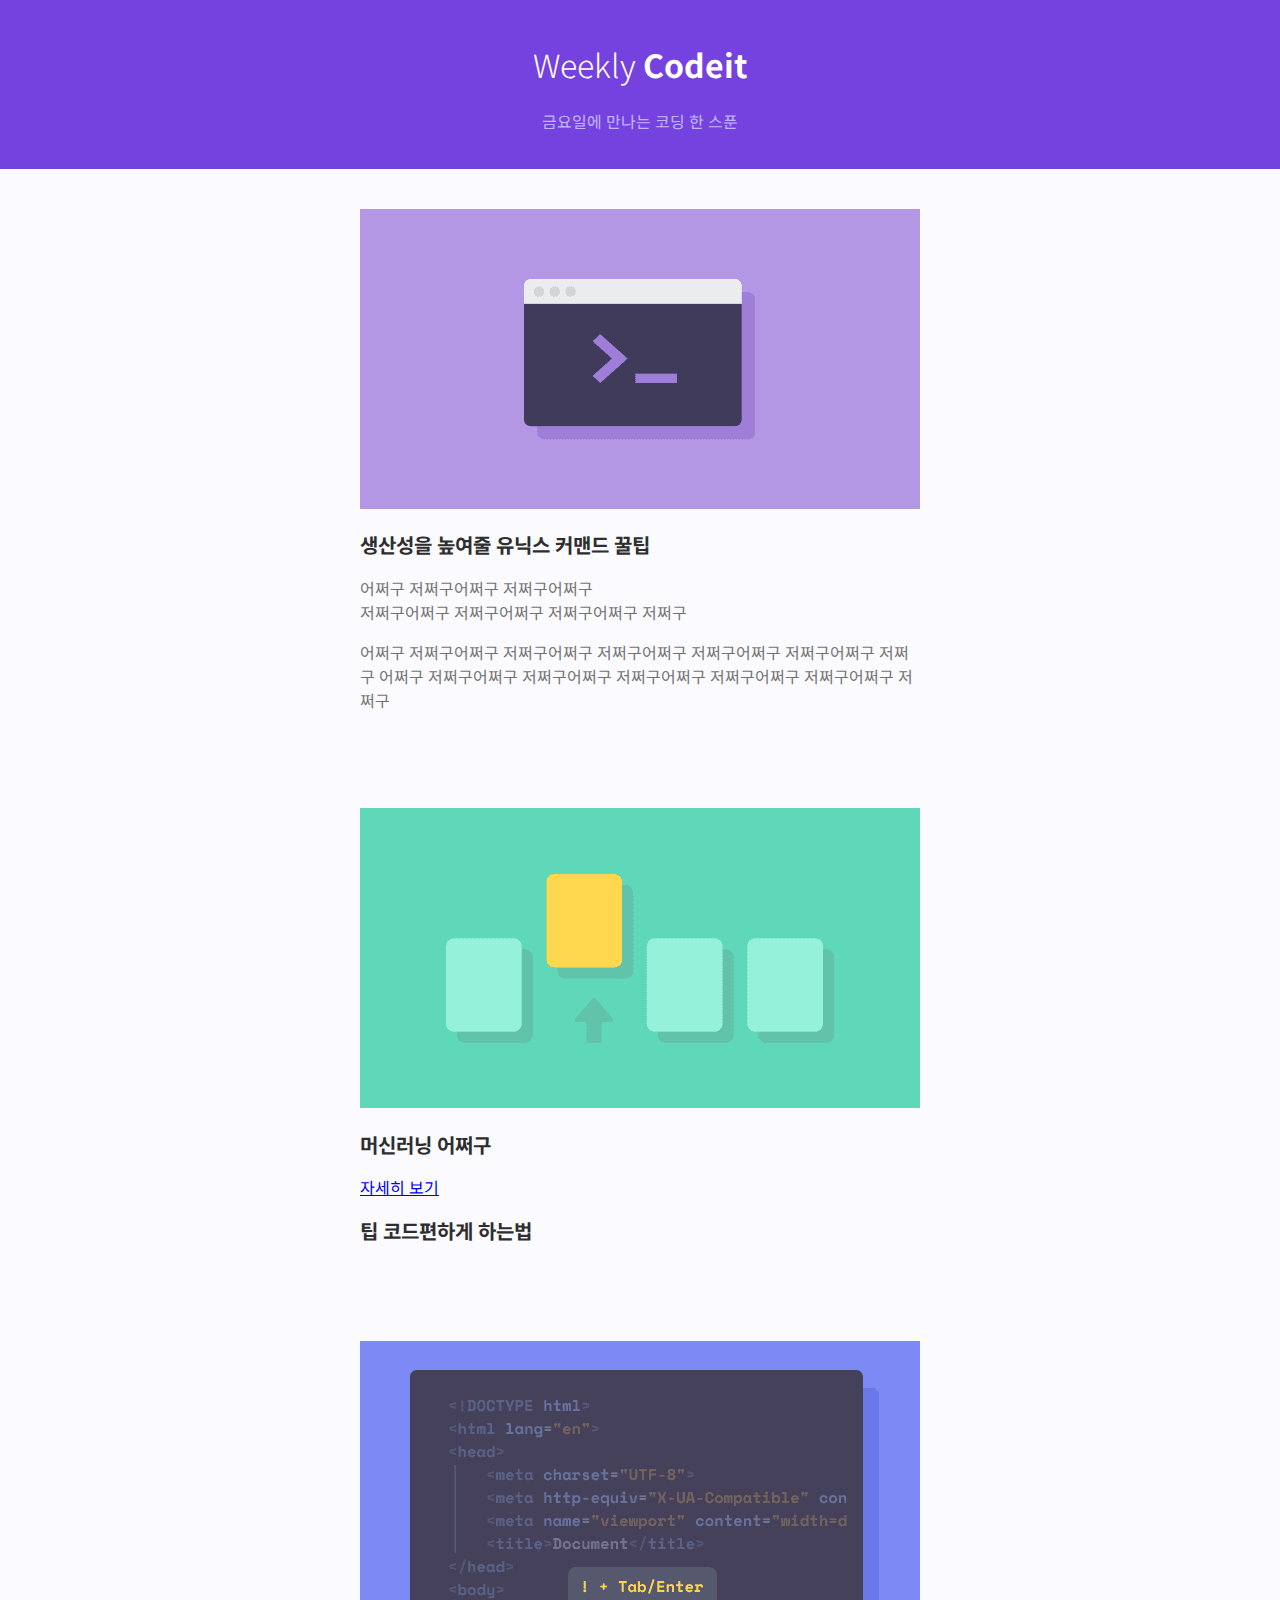
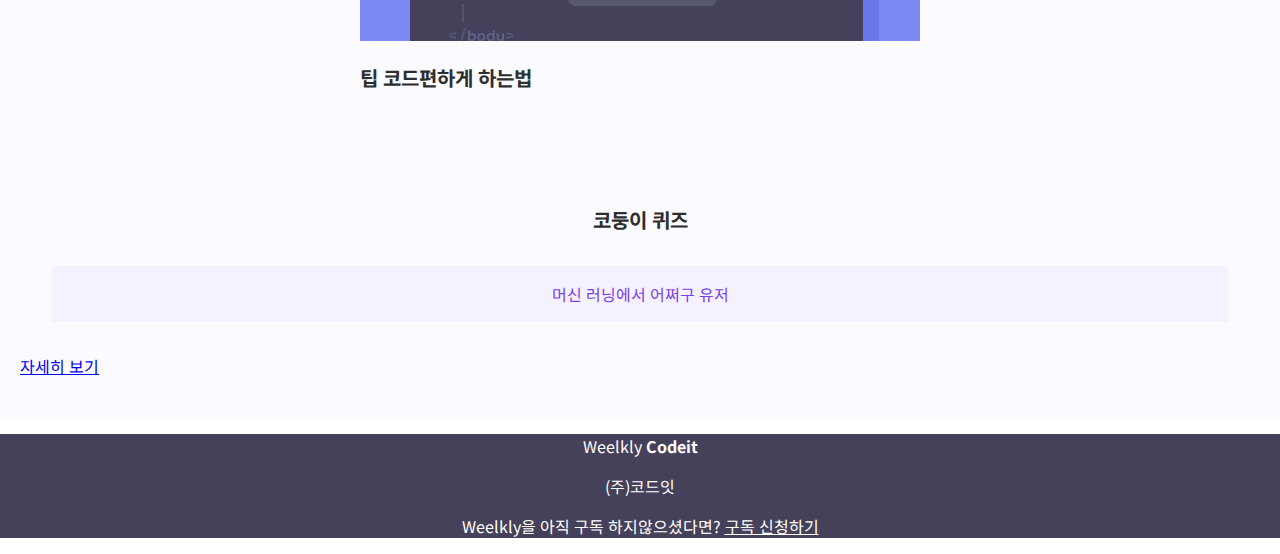
<file: index.html>
<!DOCTYPE html>
<html>
  <head>
    <title>Weekly Codeit</title>
    <meta charset="utf-8" />
    <link rel="preconnect" href="https://fonts.googleapis.com" />
    <link rel="preconnect" href="https://fonts.gstatic.com" crossorigin />
    <link
      href="https://fonts.googleapis.com/css2?family=IBM+Plex+Sans+KR:wght@200;400;500&family=Noto+Sans+KR:wght@400;700&display=swap"
      rel="stylesheet"
    />
  </head>
  <body style="color: #737373; font-family: 'Noto Sans KR', sans-serif; margin: 0;">
    <!-- 글꼴 첫번째꺼 없으면 두번째 글꼴로 적용, 없으면 세번째꺼... -->
    <div style="background-color: #7542e0; text-align: center; padding: 20px">
      <h1 style="color: #ffffff; font-weight: 300">Weekly <span style="font-weight: 700">Codeit</span></h1>
      <p style="color: #c1b7ff">금요일에 만나는 코딩 한 스푼</p>
    </div>
    <div style="background-color: #fbfbff">
      <div style="padding: 40px 20px">
        <div style="width: 560px; margin: 0 auto;">
          <img src="thumbnail-unix.png" style="width: 100%" />
          <h2 style="color: #2e2e2e; font-size: 20px">생산성을 높여줄 유닉스 커맨드 꿀팁</h2>
          <p>어쩌구 저쩌구어쩌구 저쩌구어쩌구 <br />저쩌구어쩌구 저쩌구어쩌구 저쩌구어쩌구 저쩌구</p>
          <p>
            어쩌구 저쩌구어쩌구 저쩌구어쩌구 저쩌구어쩌구 저쩌구어쩌구 저쩌구어쩌구 저쩌구 어쩌구 저쩌구어쩌구
            저쩌구어쩌구 저쩌구어쩌구 저쩌구어쩌구 저쩌구어쩌구 저쩌구
          </p>
        </div>
      </div>
    </div>

    <div style="background-color: #fbfbff; padding: 40px 20px;">
        <div style="width: 560px; margin: 0 auto;">
          <img src="thumbnail-machine-learning.png" style="width: 100%" />
          <h2 style="color: #2e2e2e; font-size: 20px">머신러닝 어쩌구</h2>
          <a href="https://codeit.kr">자세히 보기</a>
          <h2 style="color: #2e2e2e; font-size: 20px">팁 코드편하게 하는법</h2>
        </div>
      </div>
    </div>
    <div>
      <div style="background-color: #fbfbff; padding: 40px 20px;">
      <div style="width: 560px; margin: 0 auto;">
        <img src="thumbnail-emmet.png" style="width: 100%" />
        <h2 style="color: #2e2e2e; font-size: 20px">팁 코드편하게 하는법</h2>
      </div>
      </div>
    </div>
    <div style="background-color: #fbfbff; padding: 40px 20px;">
      <div style="text-align: center">
        <h2 style="color: #2e2e2e; font-size: 20px">코둥이 퀴즈</h2>
      <p style="background-color: #f6f1ff; color: #7844e8; padding: 16px; margin: 32px;">머신 러닝에서 어쩌구 유저</p>
      </div>
      <a href="https://codeit.kr">자세히 보기</a>
    </div>
    <div style="background-color: #46415a; color: #ffffff; text-align: center">
      <p>Weelkly <span style="font-weight: 700">Codeit</span></p>
      <p>(주)코드잇</p>
      <p>Weelkly을 아직 구독 하지않으셨다면? <a href="subscribe.html" style="color: #ffffff;">구독 신청하기</a></p>
    </div>
  </body>
</html>
</file>
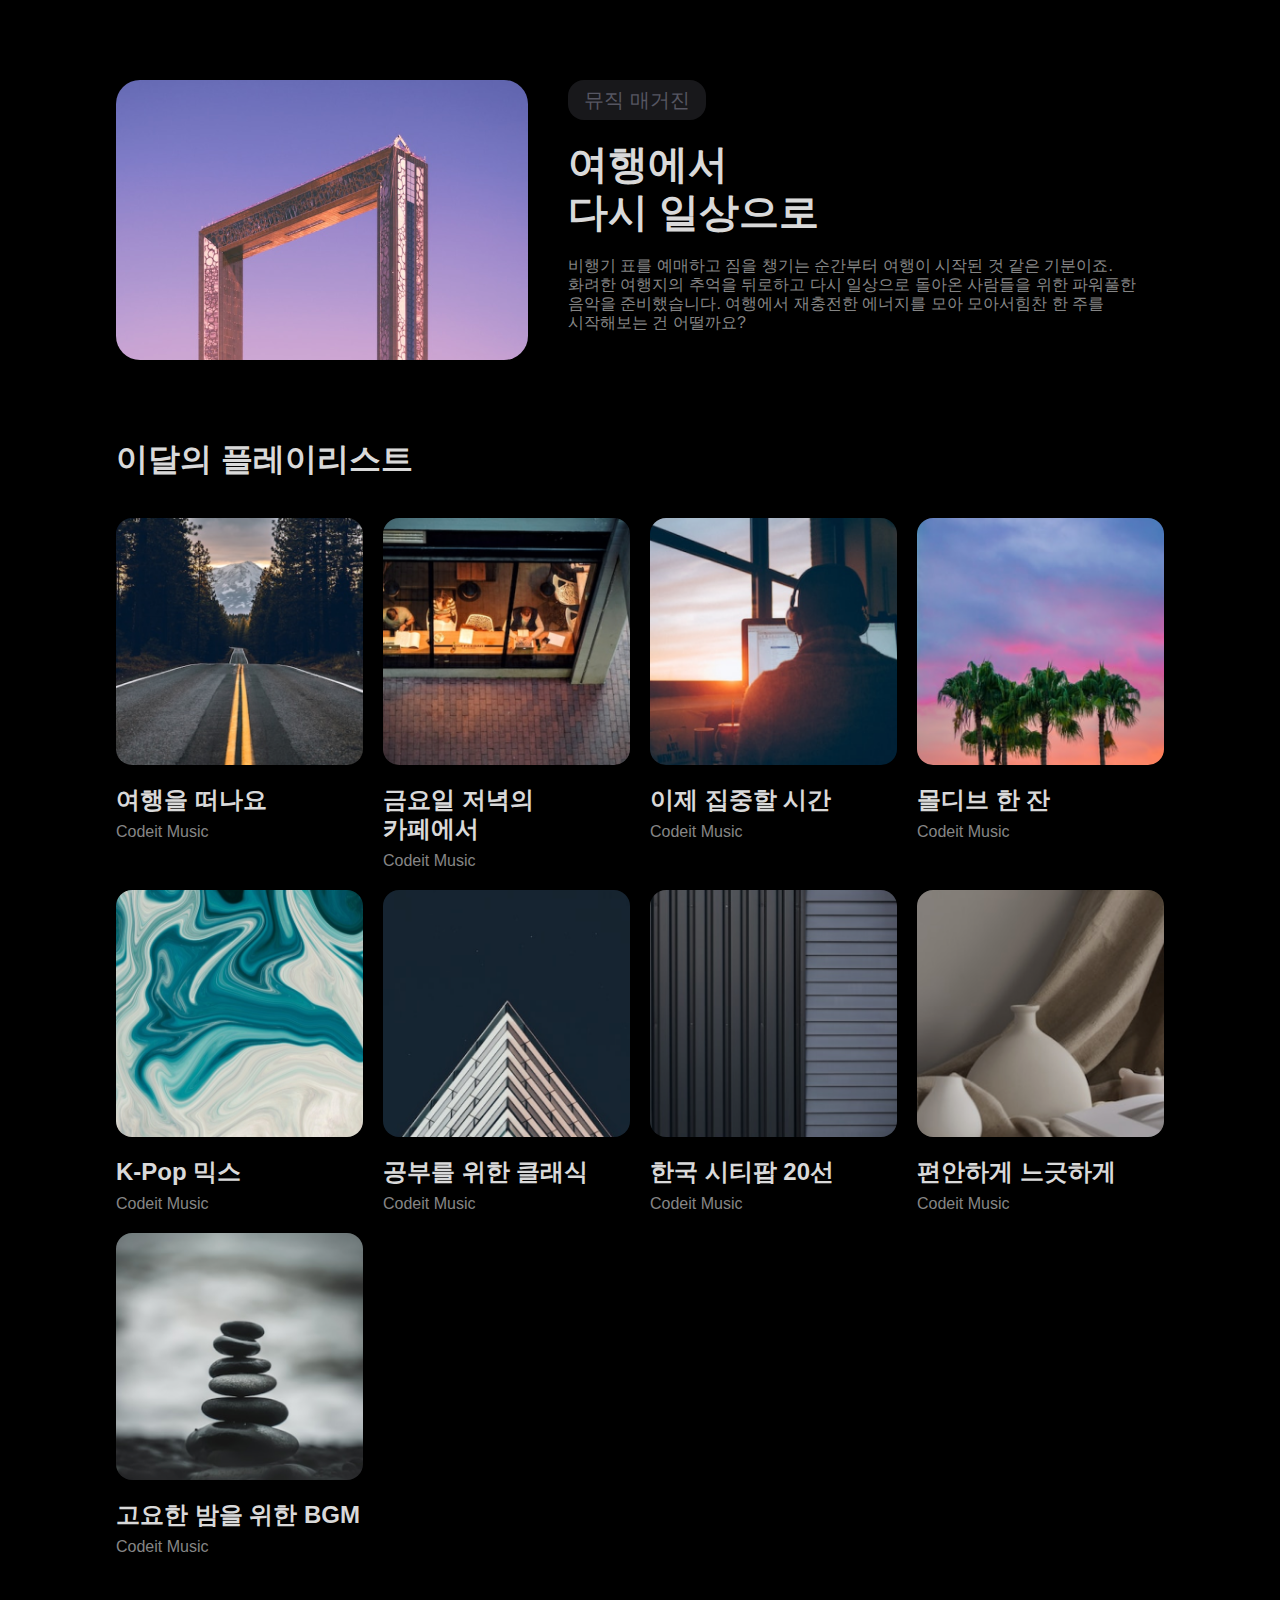
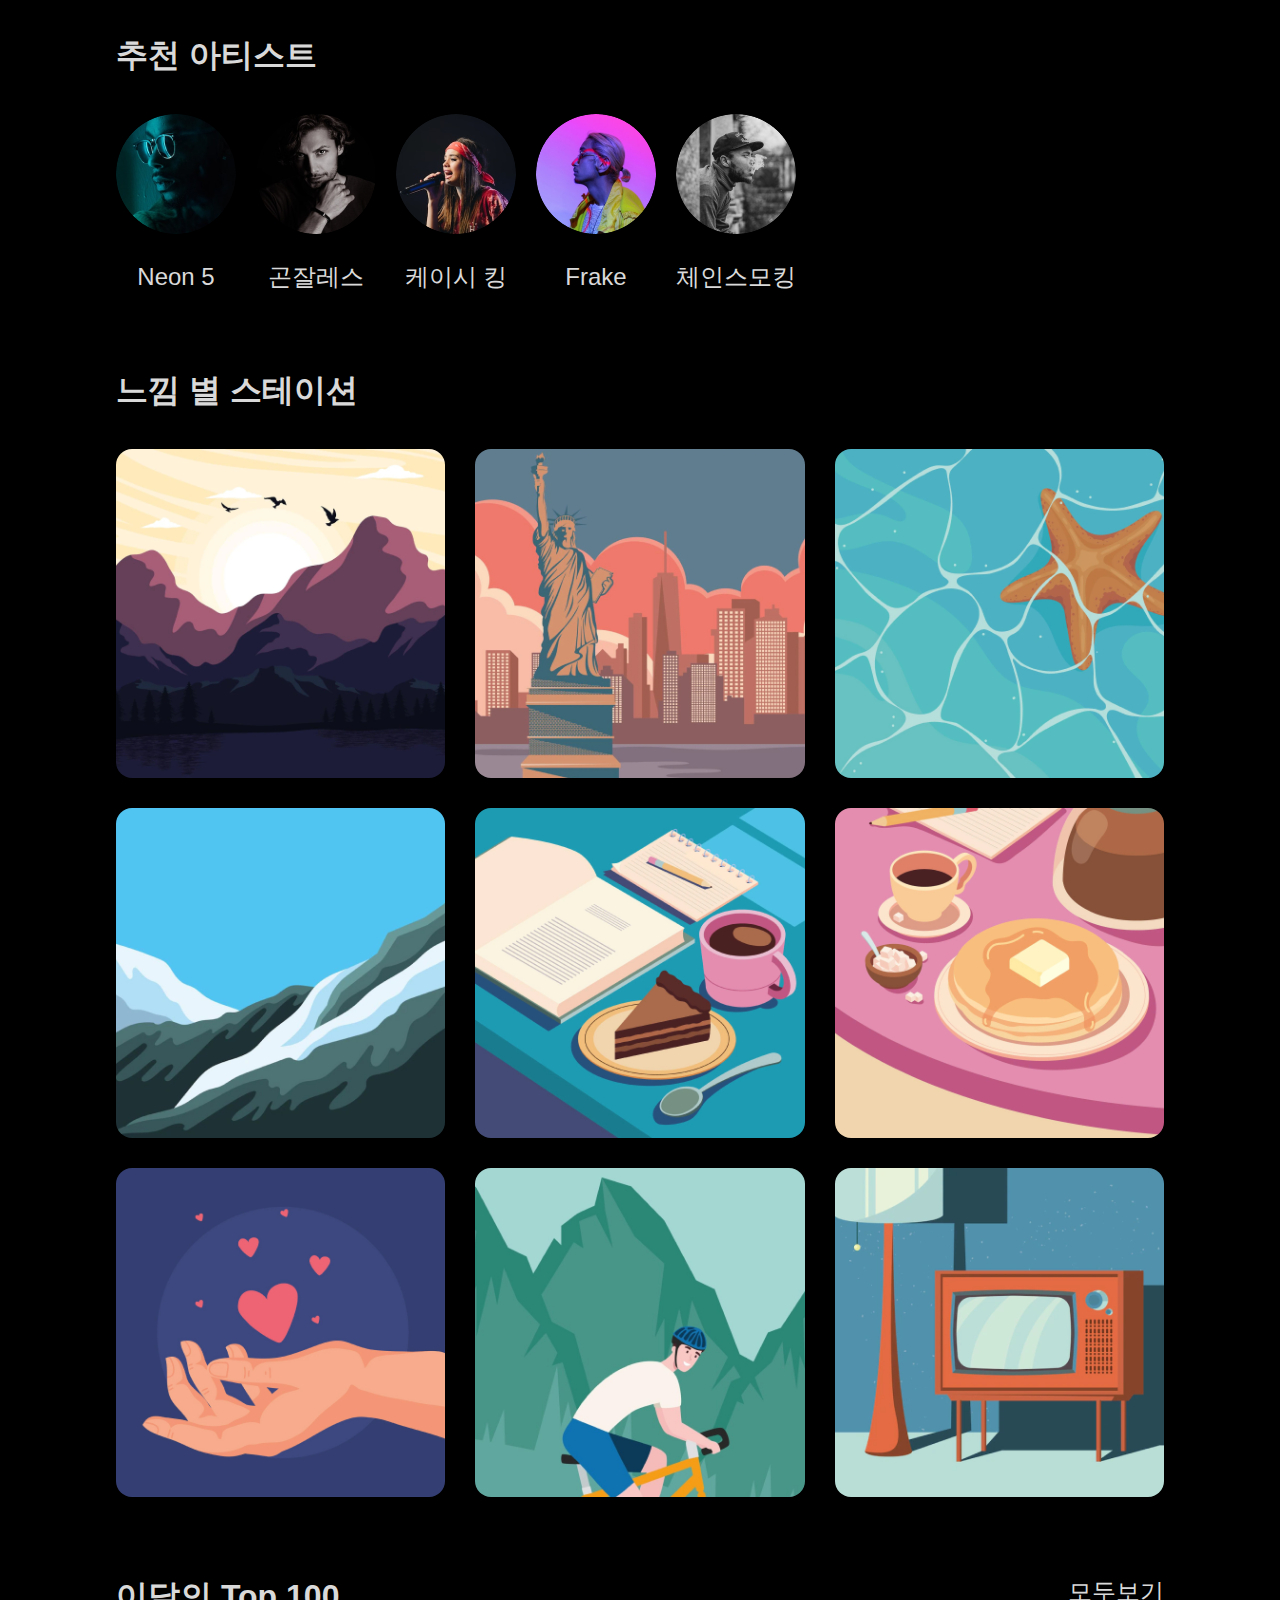
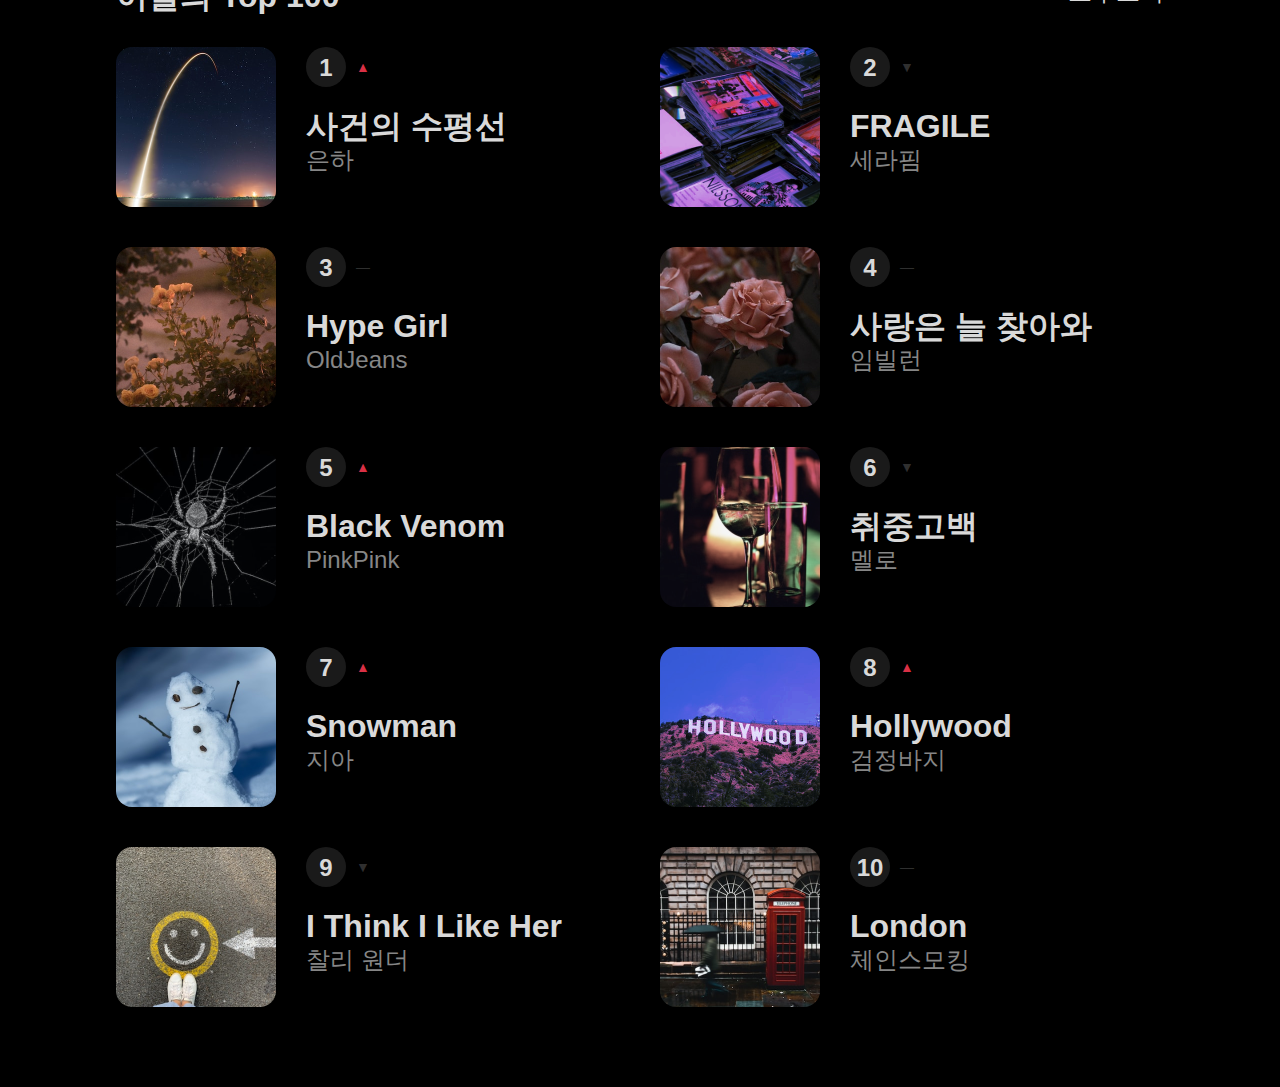
<file: 11-26-css-practice02/index.html>
<!DOCTYPE html>
<html lang="ko">
  <head>
    <meta charset="utf-8" />
    <title>Codeit Music - Magazine</title>
    <link rel="preconnect" href="https://fonts.googleapis.com" />
    <link rel="preconnect" href="https://fonts.gstatic.com" crossorigin />
    <link
      href="https://fonts.googleapis.com/css2?family=Noto+Sans+KR:wght@400;700&family=Poppins:wght@400;700&display=swap"
      rel="stylesheet"
    />
    <link rel="stylesheet" href="style.css" />
  </head>
  <body>
    <main>
      <section class="featured">
        <img class="featured-thumb" src="images/img_main_banner.png" alt="두바이 프레임 풍경 사진" />
        <div class="featured-script">
          <div class="featured-tag">뮤직 매거진</div>
          <h2 class="featured-title">
            여행에서<br />
            다시 일상으로
          </h2>
          <p class="featured-description">
            비행기 표를 예매하고 짐을 챙기는 순간부터 여행이 시작된 것 같은 기분이죠. 화려한 여행지의 추억을 뒤로하고
            다시 일상으로 돌아온 사람들을 위한 파워풀한 음악을 준비했습니다. 여행에서 재충전한 에너지를 모아 모아서힘찬
            한 주를 시작해보는 건 어떨까요?
          </p>
        </div>
      </section>
      <section>
        <h2 class="section-title">이달의 플레이리스트</h2>
        <div class="playlists">
          <div class="playlist">
            <img class="playlist-thumb" src="images/img_playlist_1.png" />
            <div class="playlist-title">여행을 떠나요</div>
            <div class="playlist-artist">Codeit Music</div>
          </div>
          <div class="playlist">
            <img class="playlist-thumb" src="images/img_playlist_2.png" />
            <div class="playlist-title">금요일 저녁의 카페에서</div>
            <div class="playlist-artist">Codeit Music</div>
          </div>
          <div class="playlist">
            <img class="playlist-thumb" src="images/img_playlist_3.png" />
            <div class="playlist-title">이제 집중할 시간</div>
            <div class="playlist-artist">Codeit Music</div>
          </div>
          <div class="playlist">
            <img class="playlist-thumb" src="images/img_playlist_4.png" />
            <div class="playlist-title">몰디브 한 잔</div>
            <div class="playlist-artist">Codeit Music</div>
          </div>
          <div class="playlist">
            <img class="playlist-thumb" src="images/img_playlist_5.png" />
            <div class="playlist-title">K-Pop 믹스</div>
            <div class="playlist-artist">Codeit Music</div>
          </div>
          <div class="playlist">
            <img class="playlist-thumb" src="images/img_playlist_6.png" />
            <div class="playlist-title">공부를 위한 클래식</div>
            <div class="playlist-artist">Codeit Music</div>
          </div>
          <div class="playlist">
            <img class="playlist-thumb" src="images/img_playlist_7.png" />
            <div class="playlist-title">한국 시티팝 20선</div>
            <div class="playlist-artist">Codeit Music</div>
          </div>
          <div class="playlist">
            <img class="playlist-thumb" src="images/img_playlist_8.png" />
            <div class="playlist-title">편안하게 느긋하게</div>
            <div class="playlist-artist">Codeit Music</div>
          </div>
          <div class="playlist">
            <img class="playlist-thumb" src="images/img_playlist_9.png" />
            <div class="playlist-title">고요한 밤을 위한 BGM</div>
            <div class="playlist-artist">Codeit Music</div>
          </div>
        </div>
      </section>
      <section>
        <h2 class="section-title">추천 아티스트</h2>
        <div class="artists">
          <div class="artist">
            <img class="artist-profile" src="images/img_artist_1.png" />
            <div class="artist-name">Neon 5</div>
          </div>
          <div class="artist">
            <img class="artist-profile" src="images/img_artist_2.png" />
            <div class="artist-name">곤잘레스</div>
          </div>
          <div class="artist">
            <img class="artist-profile" src="images/img_artist_3.png" />
            <div class="artist-name">케이시 킹</div>
          </div>
          <div class="artist">
            <img class="artist-profile" src="images/img_artist_4.png" />
            <div class="artist-name">Frake</div>
          </div>
          <div class="artist">
            <img class="artist-profile" src="images/img_artist_5.png" />
            <div class="artist-name">체인스모킹</div>
          </div>
        </div>
      </section>
      <section>
        <h2 class="section-title">느낌 별 스테이션</h2>
        <div class="stations">
          <img class="station" src="images/img_station_1.png" />
          <img class="station" src="images/img_station_2.png" />
          <img class="station" src="images/img_station_3.png" />
          <img class="station" src="images/img_station_4.png" />
          <img class="station" src="images/img_station_5.png" />
          <img class="station" src="images/img_station_6.png" />
          <img class="station" src="images/img_station_7.png" />
          <img class="station" src="images/img_station_8.png" />
          <img class="station" src="images/img_station_9.png" />
        </div>
      </section>
      <section>
        <div class="charts-header">
          <h2 class="section-title charts-title">이달의 Top 100</h2>
          <a class="charts-see-all" href="#"> 모두보기 </a>
        </div>
        <ol class="charts">
          <li class="chart">
            <img class="chart-cover" src="images/img_chart_1.png" alt="사건의 수평선" />
            <div class="chart-info">
              <div class="chart-rank">
                <div class="chart-number">1<br /></div>
                <span class="chart-change up">▲</span>
              </div>
              <div>
                <div class="chart-title">사건의 수평선</div>
                <div class="chart-artist">은하</div>
              </div>
            </div>
          </li>
          <li class="chart">
            <img class="chart-cover" src="images/img_chart_2.png" alt="FRAGILE" />
            <div class="chart-info">
              <div class="chart-rank">
                <div class="chart-number">2<br /></div>
                <span class="chart-change down">▼</span>
              </div>
              <div>
                <div class="chart-title">FRAGILE</div>
                <div class="chart-artist">세라핌</div>
              </div>
            </div>
          </li>
          <li class="chart">
            <img class="chart-cover" src="images/img_chart_3.png" alt="Hype Girl" />
            <div class="chart-info">
              <div class="chart-rank">
                <div class="chart-number">3<br /></div>
                <span class="chart-change">―</span>
              </div>
              <div>
                <div class="chart-title">Hype Girl</div>
                <div class="chart-artist">OldJeans</div>
              </div>
            </div>
          </li>
          <li class="chart">
            <img class="chart-cover" src="images/img_chart_4.png" alt="사랑은 늘 찾아와" />
            <div class="chart-info">
              <div class="chart-rank">
                <div class="chart-number">4<br /></div>
                <span class="chart-change">―</span>
              </div>
              <div>
                <div class="chart-title">사랑은 늘 찾아와</div>
                <div class="chart-artist">임빌런</div>
              </div>
            </div>
          </li>
          <li class="chart">
            <img class="chart-cover" src="images/img_chart_5.png" alt="Black Venom" />
            <div class="chart-info">
              <div class="chart-rank">
                <div class="chart-number">5<br /></div>
                <span class="chart-change up">▲</span>
              </div>
              <div>
                <div class="chart-title">Black Venom</div>
                <div class="chart-artist">PinkPink</div>
              </div>
            </div>
          </li>
          <li class="chart">
            <img class="chart-cover" src="images/img_chart_6.png" alt="사건의 수평선" />
            <div class="chart-info">
              <div class="chart-rank">
                <div class="chart-number">6<br /></div>
                <span class="chart-change down">▼</span>
              </div>
              <div>
                <div class="chart-title">취중고백</div>
                <div class="chart-artist">멜로</div>
              </div>
            </div>
          </li>
          <li class="chart">
            <img class="chart-cover" src="images/img_chart_7.png" alt="Snowman" />
            <div class="chart-info">
              <div class="chart-rank">
                <div class="chart-number">7<br /></div>
                <span class="chart-change up">▲</span>
              </div>
              <div>
                <div class="chart-title">Snowman</div>
                <div class="chart-artist">지아</div>
              </div>
            </div>
          </li>
          <li class="chart">
            <img class="chart-cover" src="images/img_chart_8.png" alt="Hollywood" />
            <div class="chart-info">
              <div class="chart-rank">
                <div class="chart-number">8<br /></div>
                <span class="chart-change up">▲</span>
              </div>
              <div>
                <div class="chart-title">Hollywood</div>
                <div class="chart-artist">검정바지</div>
              </div>
            </div>
          </li>
          <li class="chart">
            <img class="chart-cover" src="images/img_chart_9.png" alt="I Think I Like Her" />
            <div class="chart-info">
              <div class="chart-rank">
                <div class="chart-number">9<br /></div>
                <span class="chart-change down">▼</span>
              </div>
              <div>
                <div class="chart-title">I Think I Like Her</div>
                <div class="chart-artist">찰리 원더</div>
              </div>
            </div>
          </li>
          <li class="chart">
            <img class="chart-cover" src="images/img_chart_10.png" alt="London" />
            <div class="chart-info">
              <div class="chart-rank">
                <div class="chart-number">10<br /></div>
                <span class="chart-change">―</span>
              </div>
              <div>
                <div class="chart-title">London</div>
                <div class="chart-artist">체인스모킹</div>
              </div>
            </div>
          </li>
        </ol>
      </section>
    </main>
  </body>
</html>
</file>
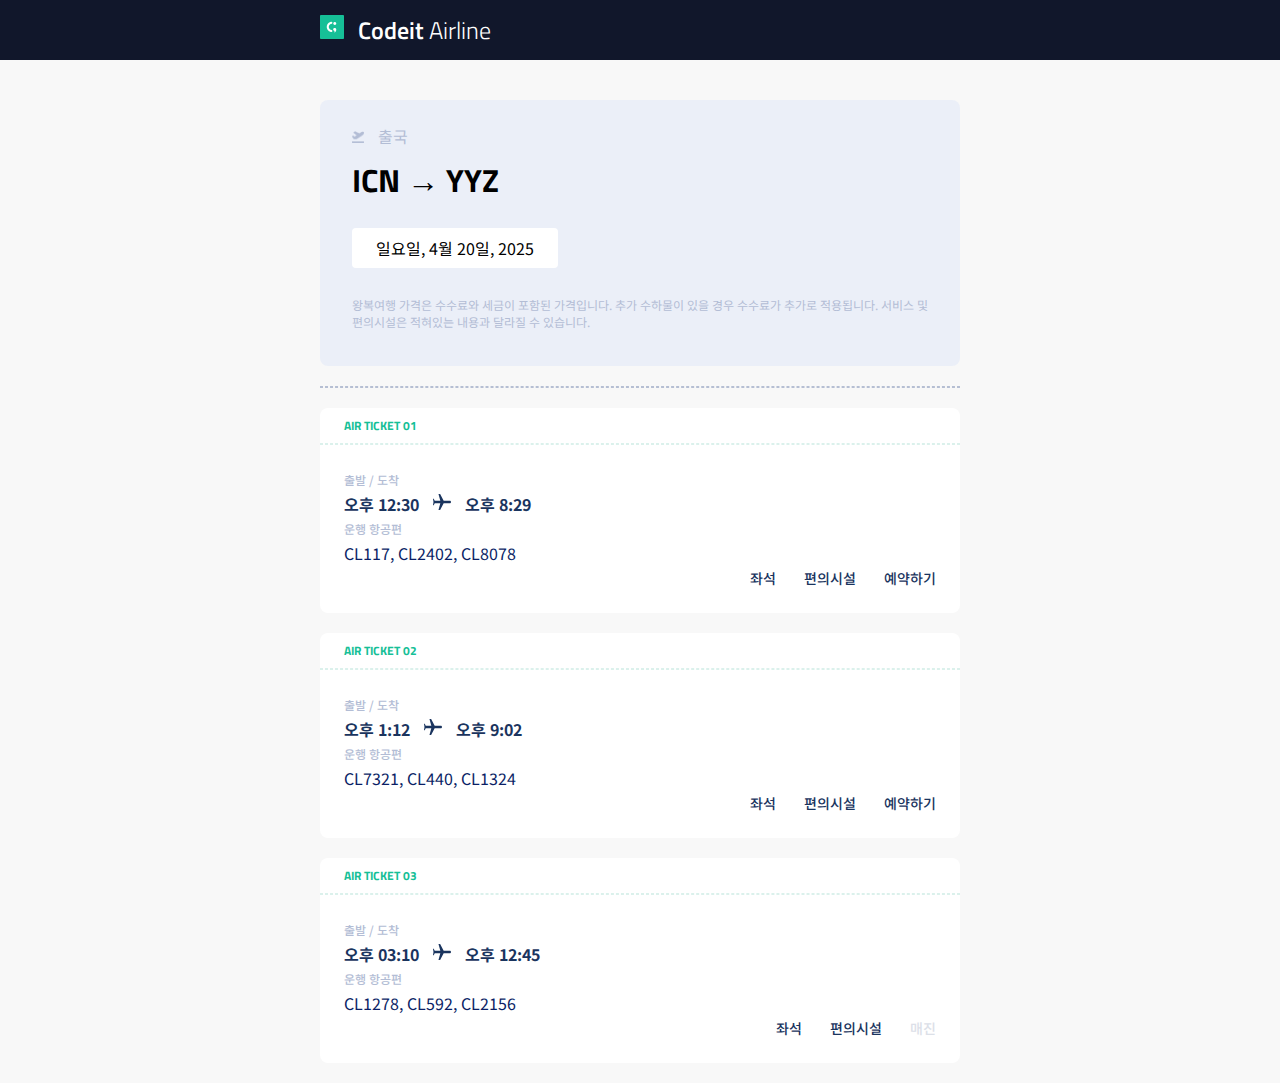
<file: 11.23-css/index.html>
<!DOCTYPE html>
<html>
  <head>
    <meta charset="utf-8" />
    <title>Codeit Airline</title>
    <link rel="preconnect" href="https://fonts.googleapis.com" />
    <link rel="preconnect" href="https://fonts.gstatic.com" crossorigin />
    <link
      href="https://fonts.googleapis.com/css2?family=Noto+Sans+KR:wght@400;700&family=Titillium+Web:wght@300;600&display=swap"
      rel="stylesheet"
    />
    <link rel="stylesheet" href="style.css" />
  </head>
  <body>
    <div class="header">
      <div class="header-container">
        <img id="header-logo" src="logo.png" />
        <div class="header-title"><span class="header-title-accent">Codeit</span> Airline</div>
      </div>
    </div>

    <div class="section-selected">
      <div class="depart-content">
        <img id="depart-img" src="depart.png" />
        <span class="depart-title"> 출국 </span>
      </div>
      <div class="journy-title">ICN → YYZ</div>
      <div class="depart-date">일요일, 4월 20일, 2025</div>
      <p class="journy-description">
        왕복여행 가격은 수수료와 세금이 포함된 가격입니다. 추가 수하물이 있을 경우 수수료가 추가로 적용됩니다. 서비스 및
        편의시설은 적혀있는 내용과 달라질 수 있습니다.
      </p>
    </div>

    <div class="underline"></div>

    <div class="section">
      <div class="ticket-title">AIR TICKET 01</div>
      <div class="underline-ticket"></div>
      <div class="departure-arrival-text">출발 / 도착</div>
      <div class="departure-arrival-contatiner">
        <span class="departure-time"> 오후 12:30 </span>
        <img id="airplane-image" src="airplane.svg" />
        <span class="arrival-time"> 오후 8:29 </span>
      </div>
      <div class="flight">운행 항공편</div>
      <div class="flight-list">CL117, CL2402, CL8078</div>
      <div class="nav">
        <a class="nav-menu" href="#">좌석</a>
        <a class="nav-menu" href="#">편의시설</a>
        <a class="nav-menu" href="#">예약하기</a>
      </div>
    </div>

    <div class="section">
      <div class="ticket-title">AIR TICKET 02</div>
      <div class="underline-ticket"></div>
      <div class="departure-arrival-text">출발 / 도착</div>
      <div class="departure-arrival-contatiner">
        <span class="departure-time"> 오후 1:12 </span>
        <img id="airplane-image" src="airplane.svg" />
        <span class="arrival-time"> 오후 9:02 </span>
      </div>
      <div class="flight">운행 항공편</div>
      <div class="flight-list">CL7321, CL440, CL1324</div>
      <div class="nav">
        <a class="nav-menu" href="#">좌석</a>
        <a class="nav-menu" href="#">편의시설</a>
        <a class="nav-menu" href="#">예약하기</a>
      </div>
    </div>

    <div class="section">
      <div class="ticket-title">AIR TICKET 03</div>
      <div class="underline-ticket"></div>
      <div class="departure-arrival-text">출발 / 도착</div>
      <div class="departure-arrival-contatiner">
        <span class="departure-time"> 오후 03:10 </span>
        <img id="airplane-image" src="airplane.svg" />
        <span class="arrival-time"> 오후 12:45 </span>
      </div>
      <div class="flight">운행 항공편</div>
      <div class="flight-list">CL1278, CL592, CL2156</div>
      <div class="nav">
        <a class="nav-menu" href="#">좌석</a>
        <a class="nav-menu" href="#">편의시설</a>
        <a class="nav-menu soldout" href="#">매진</a>
      </div>
    </div>
  </body>
</html>
</file>
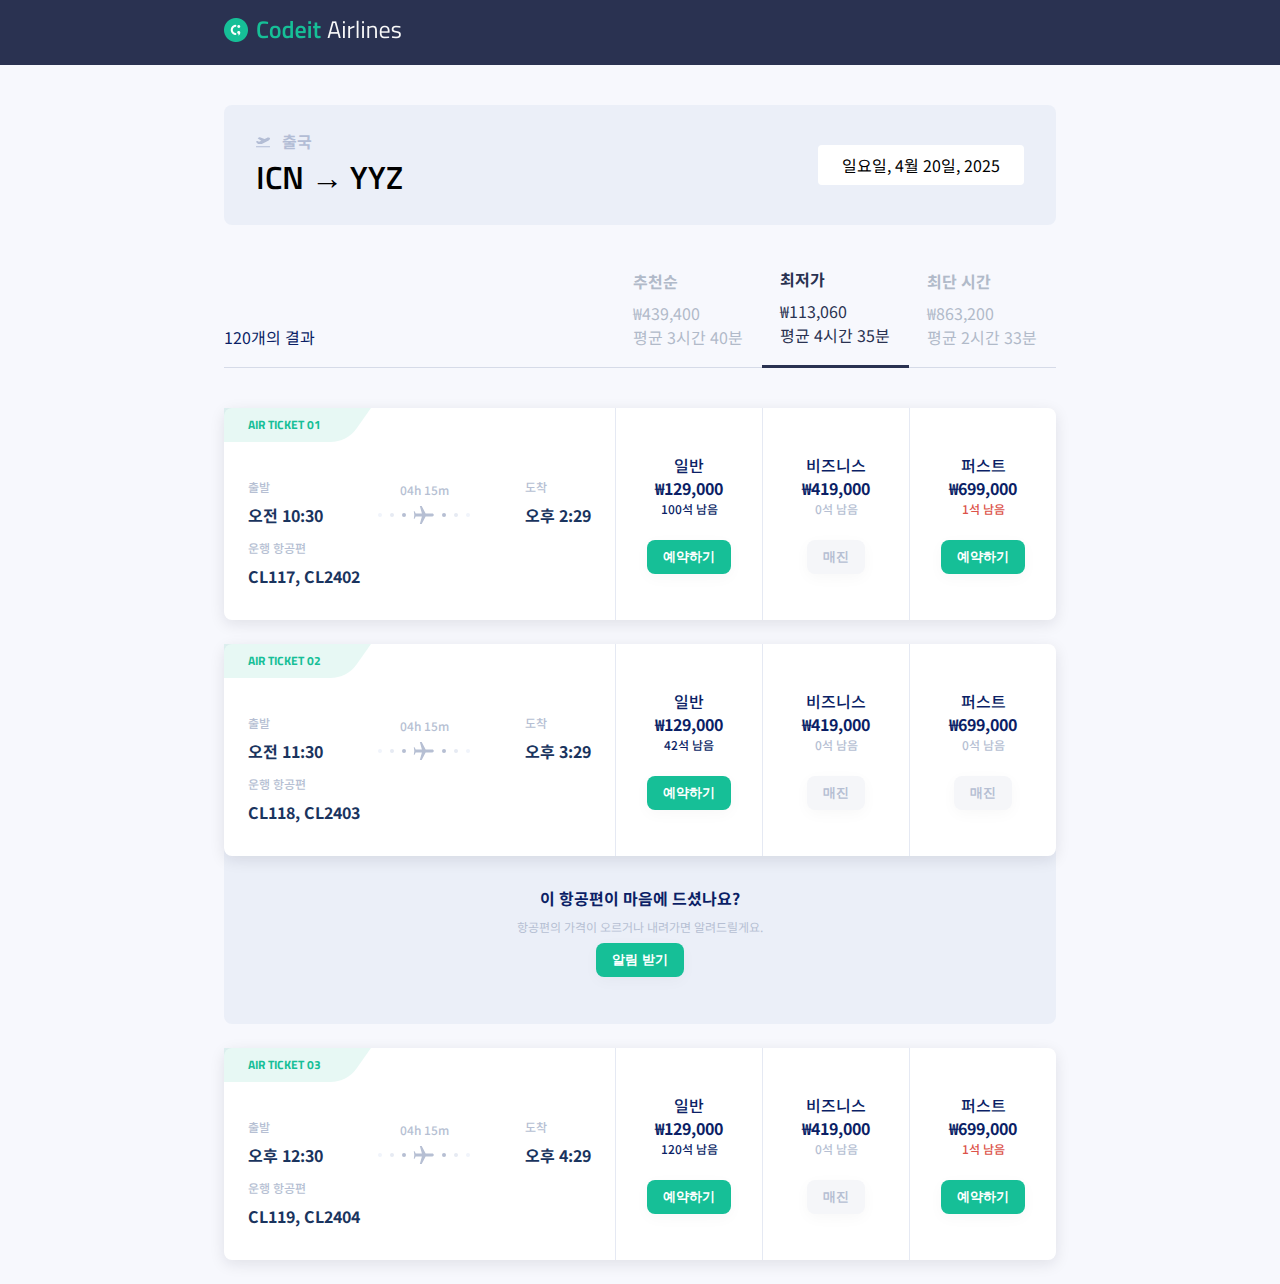
<file: 11.25-flex/index.html>
<!DOCTYPE html>
<html>
  <head>
    <meta charset="utf-8">
    <title>Codeit Airline</title>
    <link rel="preconnect" href="https://fonts.googleapis.com">
    <link rel="preconnect" href="https://fonts.gstatic.com" crossorigin>
    <link
      href="https://fonts.googleapis.com/css2?family=Noto+Sans+KR:wght@400;700&family=Titillium+Web:wght@300;600&display=swap"
      rel="stylesheet"
   >
    <link rel="stylesheet" href="style.css">
  </head>
  <body>
    <div class="header">
      <div class="container">
        <img id="logo" src="images/logo.png">
      </div>
    </div>
    <div class="content">
      <div class="container">
        <div class="trip">
          <div class="trip-route">
            <div class="trip-title">
              <img
                class="trip-depart-icon"
                src="images/fa-solid_plane-departure.svg"
              >
              출국
            </div>
            <div class="trip-airports">ICN → YYZ</div>
          </div>
          <span class="trip-date">일요일, 4월 20일, 2025</span>
        </div>

        <div class="flights-header">
          <div class="flights-header-result">120개의 결과</div>
          <div class="flights-header-col">
            <div class="order-by">추천순</div>
            <div>
              ₩439,400<br>
              평균 3시간 40분
            </div>
          </div>
          <div class="flights-header-col active">
            <div class="order-by">최저가</div>
            <div>
              ₩113,060<br>
              평균 4시간 35분
            </div>
          </div>
          <div class="flights-header-col">
            <div class="order-by">최단 시간</div>
            <div>
              ₩863,200<br>
              평균 2시간 33분
            </div>
          </div>
        </div>

        <div class="flight-card">
          <div class="ticket">
            <h2 class="ticket-label">AIR TICKET 01</h2>
            <div class="content">
              <div class="departure-arrival">
                <div class="departure">
                  <h3 class="label">출발</h3>
                  <div>오전 10:30</div>
                </div>
                <div class="journey">
                  <h3 class="label">04h 15m</h3>
                  <img class="flight-icon" src="images/img_journey.svg">
                </div>
                <div class="arrival">
                  <h3 class="label">도착</h3>
                  <div>오후 2:29</div>
                </div>
              </div>
              <h3 class="label">운행 항공편</h3>
              <div>CL117, CL2402</div>
            </div>
          </div>
          <div class="cabin">
            <h3 class="name">일반</h3>
            <p class="price">₩129,000</p>
            <p class="left">100석 남음</p>
            <button class="reserve">예약하기</button>
          </div>
          <div class="cabin soldout">
            <h3 class="name">비즈니스</h3>
            <p class="price">₩419,000</p>
            <p class="left">0석 남음</p>
            <button class="reserve" disabled>매진</button>
          </div>
          <div class="cabin soldout-soon">
            <h3 class="name">퍼스트</h3>
            <p class="price">₩699,000</p>
            <p class="left">1석 남음</p>
            <button class="reserve">예약하기</button>
          </div>
        </div>

        <div class="flight-card">
          <div class="ticket">
            <h2 class="ticket-label">AIR TICKET 02</h2>
            <div class="content">
              <div class="departure-arrival">
                <div class="departure">
                  <h3 class="label">출발</h3>
                  <div>오전 11:30</div>
                </div>
                <div class="journey">
                  <h3 class="label">04h 15m</h3>
                  <img class="flight-icon" src="images/img_journey.svg">
                </div>
                <div class="arrival">
                  <h3 class="label">도착</h3>
                  <div>오후 3:29</div>
                </div>
              </div>
              <h3 class="label">운행 항공편</h3>
              <div>CL118, CL2403</div>
            </div>
          </div>
          <div class="cabin">
            <h3 class="name">일반</h3>
            <p class="price">₩129,000</p>
            <p class="left">42석 남음</p>
            <button class="reserve">예약하기</button>
          </div>
          <div class="cabin soldout">
            <h3 class="name">비즈니스</h3>
            <p class="price">₩419,000</p>
            <p class="left">0석 남음</p>
            <button class="reserve" disabled>매진</button>
          </div>
          <div class="cabin soldout">
            <h3 class="name">퍼스트</h3>
            <p class="price">₩699,000</p>
            <p class="left">0석 남음</p>
            <button class="reserve" disabled>매진</button>
          </div>
        </div>

        <div class="ad">
          <h3>이 항공편이 마음에 드셨나요?</h3>
          <p>항공편의 가격이 오르거나 내려가면 알려드릴게요.</p>
          <button>알림 받기</button>
        </div>

        <div class="flight-card">
          <div class="ticket">
            <h2 class="ticket-label">AIR TICKET 03</h2>
            <div class="content">
              <div class="departure-arrival">
                <div class="departure">
                  <h3 class="label">출발</h3>
                  <div>오후 12:30</div>
                </div>
                <div class="journey">
                  <h3 class="label">04h 15m</h3>
                  <img class="flight-icon" src="images/img_journey.svg">
                </div>
                <div class="arrival">
                  <h3 class="label">도착</h3>
                  <div>오후 4:29</div>
                </div>
              </div>
              <h3 class="label">운행 항공편</h3>
              <div>CL119, CL2404</div>
            </div>
          </div>
          <div class="cabin">
            <h3 class="name">일반</h3>
            <p class="price">₩129,000</p>
            <p class="left">120석 남음</p>
            <button class="reserve">예약하기</button>
          </div>
          <div class="cabin soldout">
            <h3 class="name">비즈니스</h3>
            <p class="price">₩419,000</p>
            <p class="left">0석 남음</p>
            <button class="reserve" disabled>매진</button>
          </div>
          <div class="cabin soldout-soon">
            <h3 class="name">퍼스트</h3>
            <p class="price">₩699,000</p>
            <p class="left">1석 남음</p>
            <button class="reserve">예약하기</button>
          </div>
        </div>
      </div>
    </div>
  </body>
</html>
</file>
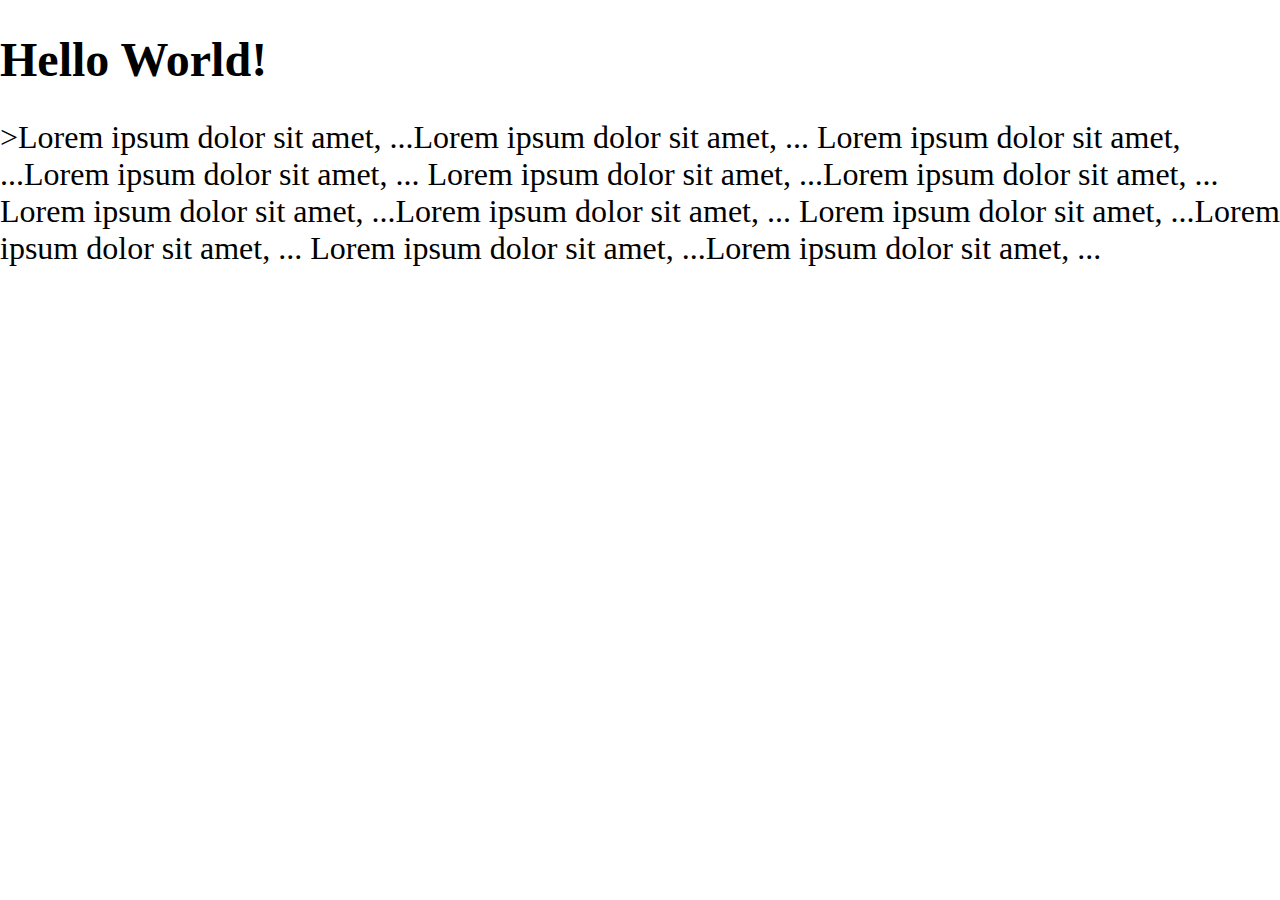
<file: 12-4-반응형웹/index.html>
<!DOCTYPE html>
<html lang="en">
  <head>
    <meta charset="UTF-8" />
    <meta name="viewport" content="width=device-width, initial-scale=1.0" />
    <title>Document</title>
    <link rel="stylesheet" href="style.css" />
  </head>
  <body>
    <h1>Hello World!</h1>
    <p>
      >Lorem ipsum dolor sit amet, ...Lorem ipsum dolor sit amet, ... Lorem ipsum dolor sit amet, ...Lorem ipsum dolor
      sit amet, ... Lorem ipsum dolor sit amet, ...Lorem ipsum dolor sit amet, ... Lorem ipsum dolor sit amet, ...Lorem
      ipsum dolor sit amet, ... Lorem ipsum dolor sit amet, ...Lorem ipsum dolor sit amet, ... Lorem ipsum dolor sit
      amet, ...Lorem ipsum dolor sit amet, ...
    </p>
  </body>
</html>
</file>
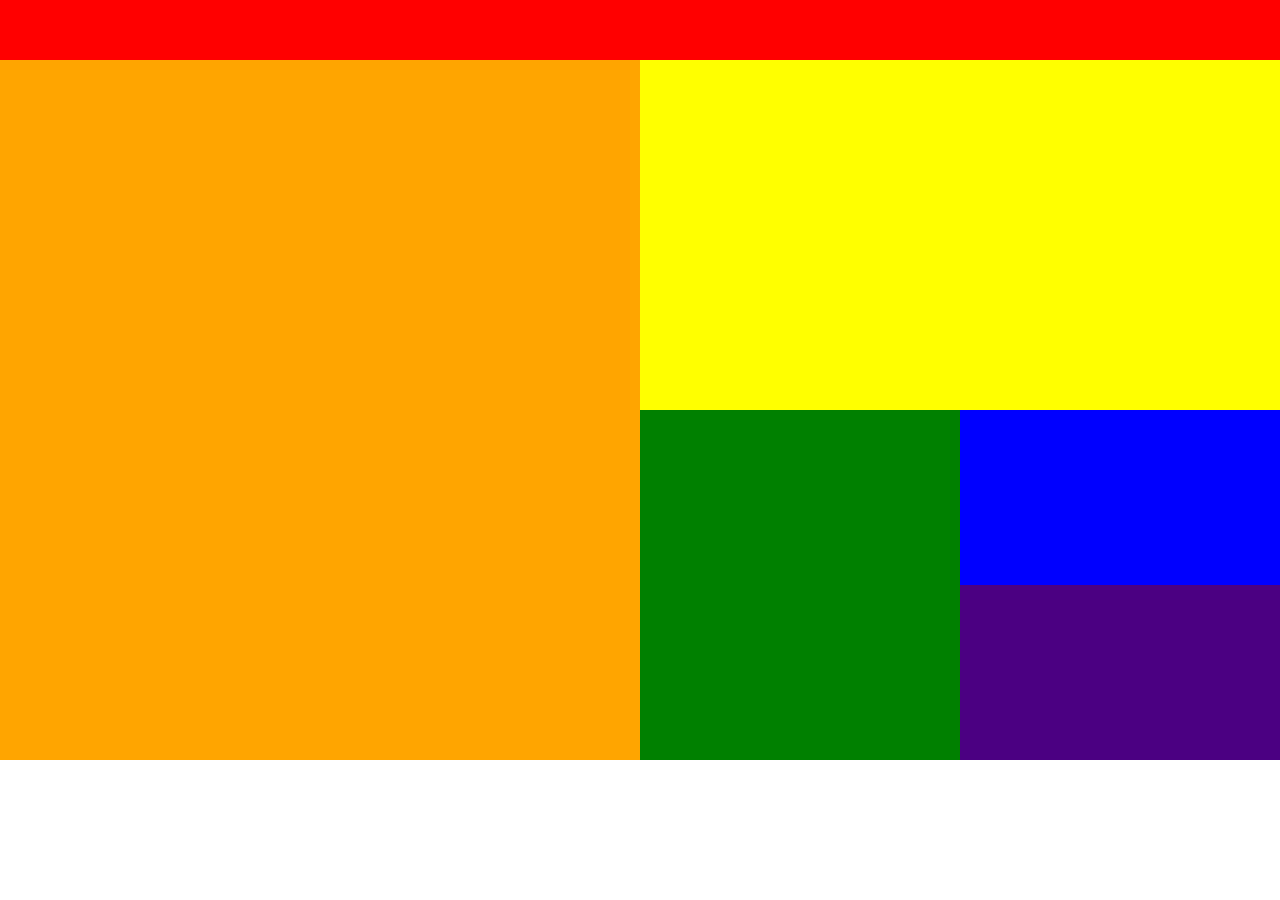
<file: 반응형-그리드/index.html>
<!DOCTYPE html>
<html>
  <head>
    <title>반응형 그리드</title>
    <meta charset="utf-8" />
    <link rel="stylesheet" href="style.css" />
  </head>

  <body>
    <div id="div1"></div>
    <div id="div2"></div>
    <div id="div3"></div>
    <div id="div4"></div>
    <div id="div5"></div>
    <div id="div6"></div>
  </body>
</html>
</file>
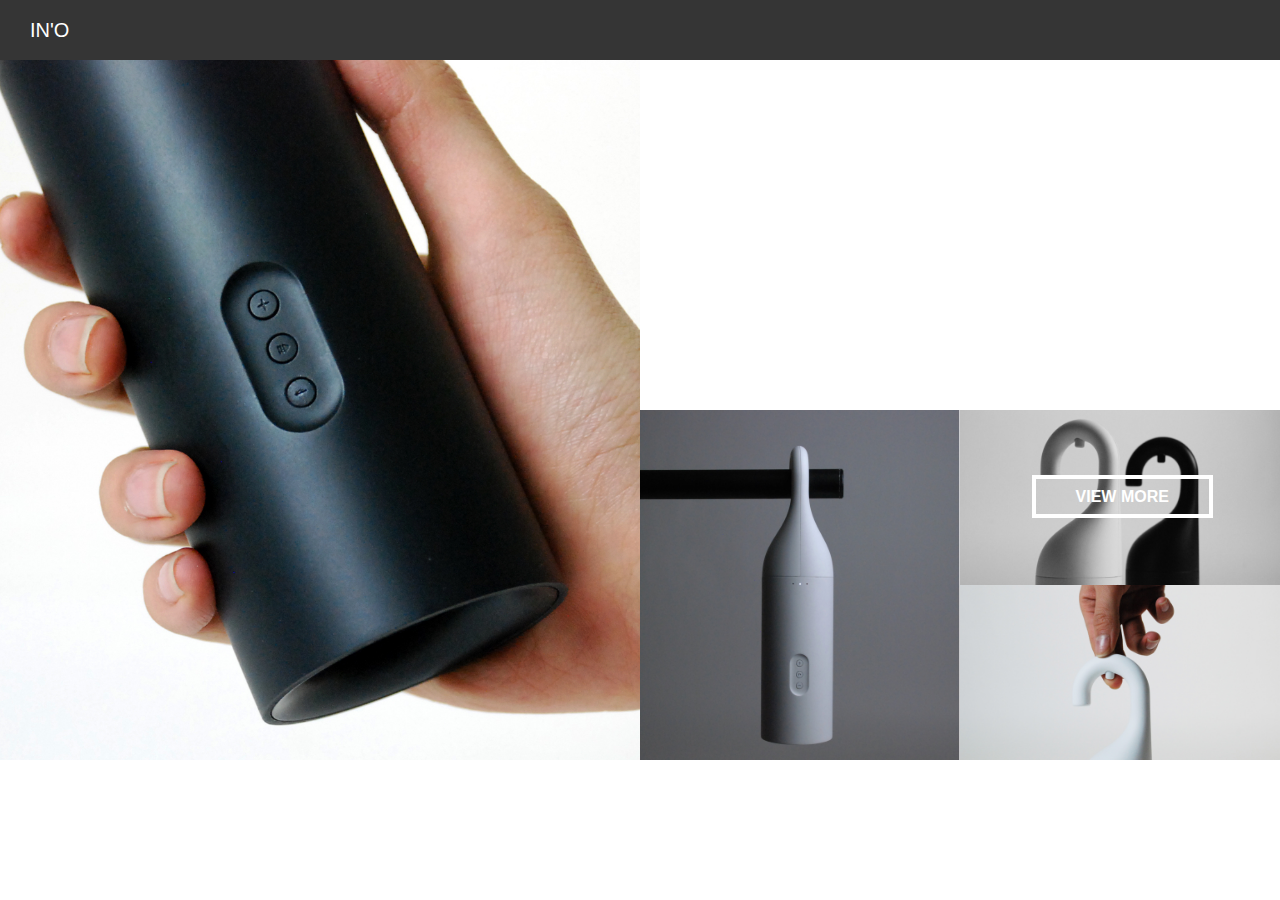
<file: 반응형-그리드2/index.html>
<!DOCTYPE html>
<html>
  <head>
    <title>이노</title>
    <meta charset="utf-8" />
    <link rel="stylesheet" href="css/styles.css" />
  </head>
  <body>
    <div class="navbar col">
      <span class="logo">IN'O</span>
    </div>
    <div class="banner col"></div>
    <div class="info col">
      <div class="helper"></div>
      <div class="info-container">
        <div class="label">Portfolio</div>
        <h2>Make Hardware Soft</h2>
        <p>
          IN'O is a hanger-type bluetooth speaker that does not merely focus on its audio features. It naturally blends
          into your life through lean UX and minimal design.
        </p>
      </div>
    </div>
    <div class="img-div1 col"></div>
    <div class="img-div2 col">
      <div class="helper"></div>
      <a href="#">VIEW MORE</a>
    </div>
    <div class="img-div3 col"></div>
  </body>
</html>
</file>
<file: 11-26-css-practice02/style.css>
* {
  box-sizing: border-box;
}

html {
  word-break: keep-all;
  font-family: Pretendard, sans-serif;
  font-size: 16px;
  line-height: 19px;
}

body {
  background-color: #000;
  color: #d9d9d9;
  margin: 0;
}

section {
  max-width: 1120px;
  width: 100%;
  margin: 80px auto;
  padding: 0 36px;
}

.section-title {
  font-weight: 700;
  font-size: 32px;
  line-height: 38px;
  margin: 40px 0;
}

.featured {
  display: flex;
  gap: 40px;
}

.featured-script {
  display: flex;
  flex-direction: column;
  gap: 20px;
}

.featured-thumb {
  border-radius: 24px;
}

.featured-tag {
  width: fit-content;
  background-color: #18181b;
  border-radius: 16px;
  padding: 8px 16px;
  font-weight: 500;
  font-size: 20px;
  line-height: 24px;
  color: #565662;
}

.featured-title {
  font-weight: 700;
  font-size: 40px;
  line-height: 48px;
  color: #d9d9d9;
  margin: 0;
}

.featured-description {
  margin: 0;
  color: #868686;
}

.playlists {
  display: grid;
  grid-template-columns: repeat(4, 1fr);
  gap: 20px;
}

.playlist-thumb {
  width: 100%;
  border-radius: 16px;
}

.playlist-title {
  font-weight: 700;
  font-size: 24px;
  line-height: 29px;
  margin: 16px 0 8px;
}

.playlist-artist {
  color: #868686;
  margin: 0;
}

.artists {
  display: flex;
  gap: 20px;
}

.artist {
  width: 120px;
  text-align: center;
  border-radius: 50%;
}

.artist-profile {
  width: 100%;
  border-radius: 50%;
}

.artist-name {
  font-weight: 500;
  font-size: 24px;
  line-height: 29px;
  margin: 24px 0 0;
}

.stations {
  display: grid;
  grid-template-columns: repeat(3, 1fr);
  gap: 30px;
}

.station {
  width: 100%;
  aspect-ratio: 1;
  border-radius: 16px;
}

.charts {
  display: grid;
  grid-template-columns: repeat(2, 1fr);
  gap: 40px;
  list-style: none;
  padding: 0;
  margin: 0;
}

.charts-header {
  margin: 32px 0;
  display: flex;
  justify-content: space-between;
}

.charts-title {
  margin: 0;
}

.charts-see-all {
  font-weight: 500;
  font-size: 24px;
  line-height: 29px;
  text-decoration: none;
  color: #d9d9d9;
}

.chart {
  width: 100%;
  display: flex;
  gap: 30px;
}

.chart-rank {
  display: flex;
  gap: 10px;
  margin-bottom: 20px;
}

.chart-number {
  display: flex;
  justify-content: center;
  align-items: center;
  border-radius: 50%;
  width: 40px;
  height: 40px;
  background: #1a1a1a;
  font-weight: 700;
  font-size: 24px;
  line-height: 29px;
}

.chart-change {
  font-size: 14px;
  color: rgba(255, 255, 255, 0.2);
  display: flex;
  justify-content: center;
  align-items: center;
}

.chart-change.up {
  color: #d93045;
}

.chart-cover {
  width: 160px;
  height: 160px;
  border-radius: 16px;
}

.chart-title {
  font-weight: 700;
  font-size: 32px;
  line-height: 38px;
}

.chart-artist {
  font-weight: 500;
  font-size: 24px;
  line-height: 29px;
  color: #868686;
}
</file>
<file: 11.23-css/style.css>
* {
  box-sizing: border-box;
}

body {
  font-family: 'Noto Sans KR', sans-serif;
  margin: 0;
  font-size: 16px;
  background-color: #f8f8f8;
}

.header {
  background-color: #11172b;
}

.header-container {
  width: 640px;
  margin: 0 auto;
}

#header-logo {
  width: 24px;
  height: 24px;
}

.header-title {
  display: inline-block;
  font-family: 'Titillium Web', sans-serif;
  font-size: 24px;
  font-weight: 300;
  padding: 12px 0;
  color: #ffffff;
  margin-left: 10px;
}

.header-title-accent {
  font-weight: 600;
}

.section-selected {
  width: 640px;
  margin : 0 auto;
  margin-top: 40px;
  padding: 24px 32px;
  background-color: #ebeff8;
  border-radius: 8px;
}

.depart-content {
  display: inline-block;
  margin-bottom: 8px;
}

#depart-img {
  width: 12px;
  height: 12px;
}

.depart-title {
  color: #b3bdd5;
  margin-left: 10px;
}

.journy-title {
  font-family: 'Titillium Web', sans-serif;
  font-size: 32px;
  font-weight: 700;
  margin-bottom: 24px;
}

.depart-date {
  display: inline-block;
  padding: 8px 24px;
  border-radius: 4px;
  margin-bottom: 16px;
  background-color: white;
}

.journy-description {
  font-size: 12px;
  color: #b3bdd5;
}

.underline {
  margin: 20px auto;
  border: 1px dashed #b6bfd3;
  width: 640px;
}

.section {
  border-radius: 8px;
  background-color: #ffffff;
  padding: 0 24px 48px;
  width: 640px;
  margin: 0 auto;
  margin-bottom: 20px;
}

.ticket-title {
  font-family: 'Titillium Web', sans-serif;
  font-size: 12px;
  font-weight: 700;
  color: #16bf97;
  padding: 8px 0;
}

.underline-ticket {
  border: 1px dashed #dbf1ec;
  width: 640px;
  margin-left: -24px;
  margin-bottom: 26px;
}

.departure-arrival-text {
  font-size: 12px;
  font-weight: 500;
  margin-bottom: 4px;
  color: #b3bdd5;
}

.departure-arrival-contatiner {
  margin-bottom: 4px;
}

.departure-time, .arrival-time {
  font-weight: 700;
  color: #1a345e;
}

#airplane-image {
  margin: 0 10px;
  width: 18px;
  height: 18px;
}

.flight {
  margin-bottom: 4px;
  font-size: 12px;
  font-weight: 500;
  color: #b3bdd5;
}

.flight-list {
  color: #0b1f66;
}

.nav {
  display: inline-block;
  float: right;
}

.nav-menu{
  font-size: 14px;
  font-weight: 500;
  color: #1a345e;
  text-decoration: none;
}

.nav-menu:nth-child(2) {
  margin: 0 24px;
}

.nav-menu.soldout {
  color: #dce0e8;
}
</file>
<file: 11.25-flex/style.css>
* {
  box-sizing: border-box;
}

body {
  margin: 0;
  background: #f7f8fd;
  color: #0b1f66;
  font-family: 'Noto Sans KR', sans-serif;
}

button {
  padding: 8px 16px;
  border: none;
  border-radius: 8px;
  background-color: #16bf97;
  box-shadow: 0px 4px 15px rgba(18, 23, 42, 0.03);
  color: #ffffff;
  font-weight: 700;
}

button:disabled {
  background-color: #f5f6f9;
  color: #b6bfd3;
}

.container {
  margin: 0 auto;
  padding: 0 24px;
  width: 100%;
  max-width: 880px;
}

.header {
  position: sticky;
  top: 0;
  padding: 18px 0;
  background-color: #2a3251;
  color: #ffffff;
}

#logo {
  height: 24px;
}

.header > .divider {
  color: #3b4252;
}

.trip {
  display: flex;
  justify-content: space-between;
  align-items: center;
  margin: 40px 0 24px;
  padding: 24px 32px;
  border-radius: 8px;
  background: #ebeff8;
}

.trip-title {
  color: #b3bdd5;
  font-weight: 700;
  font-size: 16px;
  line-height: 23px;
}

.trip-depart-icon {
  margin-right: 8px;
  height: 12px;
}

.trip-airports {
  margin: 8px 0;
  color: #000000;
  font-weight: 600;
  font-style: normal;
  font-size: 32px;
  font-family: 'Titillium Web';
  line-height: 32px;
}

.trip-date {
  display: inline-block;
  margin: 16px 0;
  padding: 8px 24px;
  border-radius: 4px;
  background: #ffffff;
  color: #000000;
}

.flights-header {
  display: flex;
  align-items: flex-end;
  margin-bottom: 40px;
}

.flights-header-result {
  flex-grow: 1;
}

.flights-header-result,
.flights-header-col {
  padding-bottom: 18px;
  border-bottom: 1px solid #d6dbe8;
}

.flights-header-col {
  flex-shrink: 0;
  width: 147px;
  padding: 18px;
  color: #b1bac9;
}

.flights-header-col.active {
  border-bottom: 3px solid #2a3251;
  color: #2a3251;
}

.order-by {
  margin-bottom: 8px;
  font-weight: 700;
}

.flight-card {
  display: flex;
  margin: 24px 0;
  border-radius: 8px;
  background: #ffffff;
  box-shadow: 0px 4px 15px rgba(18, 23, 42, 0.1);
}

.flight-card > .cabin {
  display: flex;
  flex-direction: column;
  justify-content: center;
  align-items: center;
  flex-shrink: 0;
  width: 147px;
  border-left: 1px solid #e5e9f3;
}

.ticket {
  flex-grow: 1; 
}

.ticket-label {
  margin: 0;
  padding: 8px 24px;
  background-image: url('images/bg_ticket_label.svg');
  background-position: 0 0;
  background-size: contain;
  background-repeat: no-repeat;
  color: #16bf97;
  font-size: 12px;
  font-family: 'Titillium Web';
  line-height: 18px;
}

.flight-card .content {
  padding: 24px 24px 32px;
  color: #1a345e;
  font-weight: 700;
}

.flight-card .label {
  margin-bottom: 8px;
  color: #b6bfd3;
  font-weight: 500;
  font-size: 12px;
  line-height: 17px;
}

.flight-card .departure-arrival {
  display: flex;
  justify-content: space-between;
  align-items: center;
  font-weight: 700;
}

.flight-card .journey {
  display: flex;
  flex-direction: column; 
  align-items: center;
  justify-content: center;
}

.cabin .name,
.cabin .price,
.cabin .left {
  margin: 0;
}

.cabin .name {
  font-weight: 500;
  font-size: 16px;
  line-height: 23px;
}

.cabin .price {
  font-weight: 700;
  font-size: 16px;
  line-height: 23px;
}

.cabin .left {
  font-weight: 500;
  font-size: 12px;
  line-height: 17px;
}

.cabin .reserve {
  margin-top: 23px;
}

.soldout.cabin .left {
  color: #b6bfd3;
}

.soldout-soon.cabin .left {
  color: #dc534a;
}

.ad {
  position: relative;
  z-index: -1;
  margin-top: -40px;
  display: flex;
  flex-direction: column;
  justify-content: center;
  align-items: center;
  gap: 8px;
  padding: 47px;
  border-radius: 8px;
  background-color: #ebeff8;
}

.ad > h3 {
  margin: 0;
  font-weight: 700;
  font-size: 16px;
  line-height: 23px;
}

.ad > p {
  margin: 0;
  color: #b6bfd3;
  font-size: 12px;
  line-height: 17px;
}
</file>
<file: 12-4-반응형웹/style.css>
* {
  box-sizing: border-box;
}

body {
  margin: 0;
}

h1 {
  font-size: 24px;
}

p {
  font-size: 16px;
}

@media (min-width: 768px) {
  h1 {
    font-size: 36px;
  }

  p {
    font-size: 24px;
  }
}

@media (min-width: 992px) {
  h1 {
    font-size: 48px;
  }

  p {
    font-size: 32px;
  }
}
</file>
<file: 반응형-그리드/style.css>
body {
  margin: 0;
}

div {
  width: 100%;
  float: left;
}

#div1 {
  background-color: #ff0000;
  height: 60px;
}

#div2 {
  background-color: #ffa500;
  height: 350px;
}

#div3 {
  background-color: #ffff00;
  height: 320px;
}

#div4 {
  background-color: #008000;
  height: 385px;
}

#div5 {
  background-color: #0000ff;
  height: 200px;
}

#div6 {
  background-color: #4b0082;
  height: 200px;
}

@media (min-width: 768px) {
  #div2 {
    height: 562px;
  }

  #div3 {
    height: 282px;
  }

  #div4 {
    width: 50%;
    height: 360px;
  }

  #div5,
  #div6 {
    width: 50%;
    height: 180px;
  }
}

@media (min-width: 992px) {
  #div2 {
    width: 50%;
    height: 700px;
  }

  #div3 {
    width: 50%;
    height: 350px;
  }

  #div4 {
    width: 25%;
    height: 350px;
  }

  #div5,
  #div6 {
    width: 25%;
    height: 175px;
  }
}
</file>
<file: 반응형-그리드2/css/styles.css>
body {
  margin: 0;
  font-family: Arial, sans-serif;
}

.navbar {
  width: 100%;
  height: 60px;
  background-color: #353535;
  padding-left: 30px;
  padding-right: 30px;
  line-height: 60px;
}

.navbar .logo {
  font-size: 20px;
  color: white;
}

.banner {
  width: 100%;
  height: 350px;
  background-image: url("../images/banner_img.jpg");
  background-size: cover;
  background-position: center center;
}

.info {
  width: 100%;
  height: 320px;
  background-color: white;
}

.info .helper {
  display: inline-block;
  height: 100%;
  vertical-align: middle;
}

.info .info-container {
  display: inline-block;
  padding-left: 30px;
  padding-right: 30px;
  vertical-align: middle;
}

.info .label {
  font-size: 16px;
  color: #4a4a4a;
}

.info h2 {
  font-size: 20px;
  color: #1b1b1b;
  margin-top: 10px;
  margin-bottom: 30px;
}

.ino .helper {
  display: inline-block;
  height: 100%;
}

.info p {
  font-size: 16px;
  color: #7a7a7a;
  margin: 0;
}

.img-div1 {
  width: 100%;
  height: 385px;
  background-image: url("../images/img1.jpg");
  background-size: cover;
  background-position: center top;
}

.img-div2 {
  width: 100%;
  height: 200px;
  background-image: url("../images/img2.jpg");
  background-size: cover;
  background-position: center top;
  text-align: center;
}

.img-div2 a {
  color: white;
  font-weight: bold;
  border: 4px solid white;
  padding: 9px 40px;
  text-decoration: none;
}

.img-div2 .helper {
  display: inline-block;
  height: 100%;
  vertical-align: middle;
}

.img-div3 {
  width: 100%;
  height: 200px;
  background-image: url("../images/img3.jpg");
  background-size: cover;
  background-position: center top;
}

@media (min-width: 768px) {
  .col {
    float: left;
  }

  .banner {
    height: 562px;
  }

  .info {
    height: 282px;
  }

  .info .info-container {
    padding-left: 65px;
    padding-right: 65px;
  }

  .img-div1 {
    width: 50%;
    height: 360px;
  }

  .img-div2 {
    width: 50%;
    height: 180px;
  }

  .img-div3 {
    width: 50%;
    height: 180px;
  }
}

/* desktop */

@media (min-width: 992px) {
  .banner {
    width: 50%;
    height: 700px;
  }

  .info {
    width: 50%;
    height: 350px;
  }

  .img-div1 {
    width: 25%;
    height: 350px;
  }

  .img-div2 {
    width: 25%;
    height: 175px;
  }

  .img-div3 {
    width: 25%;
    height: 175px;
  }
}
</file>
